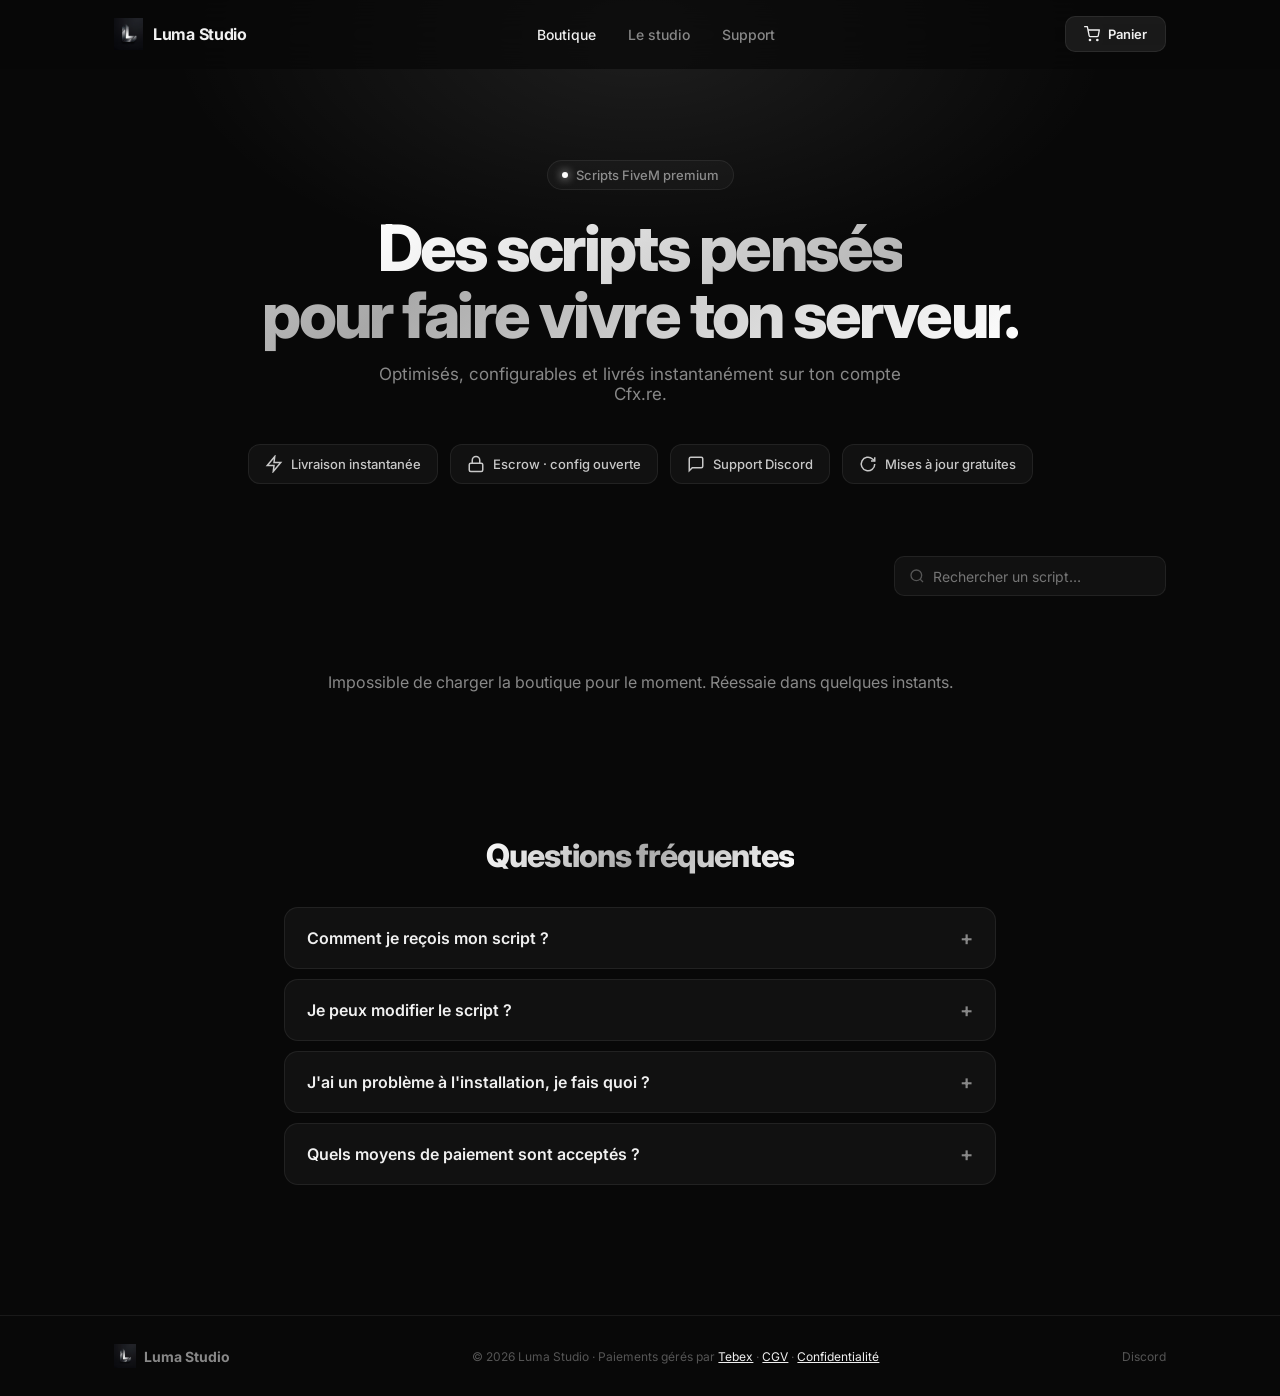
<file: index.html>
<!DOCTYPE html>
<html lang="fr">
<head>
  <meta charset="UTF-8" />
  <meta name="viewport" content="width=device-width, initial-scale=1.0" />
  <title>Boutique — Luma Studio</title>
  <meta name="description" content="Scripts FiveM premium par Luma Studio. Livraison instantanée via Cfx.re." />
  <link rel="stylesheet" href="style.css" />
  <link rel="stylesheet" href="store.css" />
  <link rel="preconnect" href="https://fonts.googleapis.com" />
  <link href="https://fonts.googleapis.com/css2?family=Inter:wght@300;400;500;600;700;800;900&display=swap" rel="stylesheet" />
  <script src="https://js.tebex.io/v/1.js"></script>
</head>
<body class="store-page">

  <!-- NAV -->
  <nav class="nav" id="nav">
    <div class="nav-inner">
      <a href="./" class="nav-logo">
        <img src="assets/logo.png" alt="Luma Studio" class="nav-logo-img logo-blend" />
        <span class="nav-logo-text">Luma Studio</span>
      </a>
      <ul class="nav-links">
        <li><a href="./" class="active">Boutique</a></li>
        <li><a href="studio/">Le studio</a></li>
        <li><a href="https://discord.gg/lumastudio" target="_blank">Support</a></li>
      </ul>
      <button class="btn btn-nav basket-btn" id="basketBtn" aria-label="Panier">
        <svg width="16" height="16" viewBox="0 0 24 24" fill="none" stroke="currentColor" stroke-width="2" stroke-linecap="round" stroke-linejoin="round"><circle cx="9" cy="21" r="1"/><circle cx="20" cy="21" r="1"/><path d="M1 1h4l2.7 13.4a2 2 0 0 0 2 1.6h9.7a2 2 0 0 0 2-1.6L23 6H6"/></svg>
        <span>Panier</span>
        <span class="basket-count" id="basketCount" hidden>0</span>
      </button>
    </div>
  </nav>

  <!-- HERO -->
  <header class="store-hero">
    <div class="store-hero-glow"></div>
    <div class="container">
      <span class="store-eyebrow"><span class="dot"></span> Scripts FiveM premium</span>
      <h1 class="store-title"><span class="gradient-text">Des scripts pensés<br>pour faire vivre ton serveur.</span></h1>
      <p class="store-sub">Optimisés, configurables et livrés instantanément sur ton compte Cfx.re.</p>
      <div class="store-perks">
        <div class="perk">
          <svg width="18" height="18" viewBox="0 0 24 24" fill="none" stroke="currentColor" stroke-width="2"><path d="M13 2 3 14h9l-1 8 10-12h-9l1-8z"/></svg>
          <span>Livraison instantanée</span>
        </div>
        <div class="perk">
          <svg width="18" height="18" viewBox="0 0 24 24" fill="none" stroke="currentColor" stroke-width="2"><rect x="3" y="11" width="18" height="11" rx="2"/><path d="M7 11V7a5 5 0 0 1 10 0v4"/></svg>
          <span>Escrow · config ouverte</span>
        </div>
        <div class="perk">
          <svg width="18" height="18" viewBox="0 0 24 24" fill="none" stroke="currentColor" stroke-width="2"><path d="M21 15a2 2 0 0 1-2 2H7l-4 4V5a2 2 0 0 1 2-2h14a2 2 0 0 1 2 2z"/></svg>
          <span>Support Discord</span>
        </div>
        <div class="perk">
          <svg width="18" height="18" viewBox="0 0 24 24" fill="none" stroke="currentColor" stroke-width="2"><path d="M21 12a9 9 0 1 1-3-6.7L21 8"/><path d="M21 3v5h-5"/></svg>
          <span>Mises à jour gratuites</span>
        </div>
      </div>
    </div>
  </header>

  <!-- CATALOGUE -->
  <main class="container store-main">
    <div class="store-toolbar">
      <div class="cat-pills" id="catPills"></div>
      <div class="store-search">
        <svg width="16" height="16" viewBox="0 0 24 24" fill="none" stroke="currentColor" stroke-width="2"><circle cx="11" cy="11" r="8"/><path d="m21 21-4.3-4.3"/></svg>
        <input type="search" id="searchInput" placeholder="Rechercher un script…" />
      </div>
    </div>

    <div class="product-grid" id="productGrid">
      <div class="product-card skeleton"></div>
      <div class="product-card skeleton"></div>
      <div class="product-card skeleton"></div>
    </div>
    <p class="store-empty" id="storeEmpty" hidden>Aucun script ne correspond à ta recherche.</p>
  </main>

  <!-- FAQ -->
  <section class="container store-faq">
    <h2 class="faq-title"><span class="gradient-text">Questions fréquentes</span></h2>
    <details class="faq-item">
      <summary>Comment je reçois mon script ?</summary>
      <p>Tu te connectes avec ton compte Cfx.re au moment de l'achat. Le script apparaît ensuite automatiquement dans ton portail <a href="https://portal.cfx.re/assets/granted-assets" target="_blank">portal.cfx.re</a>, dans "Granted Assets".</p>
    </details>
    <details class="faq-item">
      <summary>Je peux modifier le script ?</summary>
      <p>Les scripts sont protégés par l'Asset Escrow de Cfx.re. Le fichier de configuration reste ouvert : tu peux tout régler (textes, prix, positions, options…).</p>
    </details>
    <details class="faq-item">
      <summary>J'ai un problème à l'installation, je fais quoi ?</summary>
      <p>Chaque script est livré avec sa documentation. Si tu bloques, ouvre un ticket sur notre <a href="https://discord.gg/lumastudio" target="_blank">Discord</a>, on te répond rapidement.</p>
    </details>
    <details class="faq-item">
      <summary>Quels moyens de paiement sont acceptés ?</summary>
      <p>Carte bancaire, PayPal, Apple Pay, Google Pay et plus encore. Le paiement est sécurisé et géré par Tebex.</p>
    </details>
  </section>

  <!-- FOOTER -->
  <footer class="footer">
    <div class="container footer-inner">
      <div class="footer-left">
        <img src="assets/logo.png" alt="Luma Studio" class="footer-logo logo-blend" />
        <span class="footer-name">Luma Studio</span>
      </div>
      <p class="footer-copy">© 2026 Luma Studio · Paiements gérés par <a href="https://www.tebex.io" target="_blank">Tebex</a> · <a href="https://checkout.tebex.io/terms" target="_blank">CGV</a> · <a href="https://checkout.tebex.io/privacy" target="_blank">Confidentialité</a></p>
      <a href="https://discord.gg/lumastudio" target="_blank" class="footer-discord">Discord</a>
    </div>
  </footer>

  <!-- MODALE PRODUIT -->
  <div class="modal" id="productModal" hidden>
    <div class="modal-backdrop" data-close></div>
    <div class="modal-panel" role="dialog" aria-modal="true">
      <button class="modal-close" data-close aria-label="Fermer">&times;</button>
      <div class="modal-media" id="modalMedia"></div>
      <div class="modal-body">
        <span class="modal-cat" id="modalCat"></span>
        <h2 class="modal-title" id="modalTitle"></h2>
        <div class="modal-desc" id="modalDesc"></div>
      </div>
      <div class="modal-footer">
        <div class="modal-price" id="modalPrice"></div>
        <button class="btn btn-primary btn-large" id="modalBuy">Ajouter au panier</button>
      </div>
    </div>
  </div>

  <!-- PANIER -->
  <div class="drawer" id="basketDrawer" hidden>
    <div class="modal-backdrop" data-close></div>
    <aside class="drawer-panel">
      <div class="drawer-head">
        <h3>Ton panier</h3>
        <button class="modal-close" data-close aria-label="Fermer">&times;</button>
      </div>
      <p class="drawer-user" id="drawerUser" hidden></p>
      <div class="drawer-items" id="drawerItems"></div>
      <div class="drawer-foot">
        <div class="drawer-total"><span>Total</span><strong id="drawerTotal">0,00 €</strong></div>
        <button class="btn btn-primary btn-large" id="checkoutBtn" disabled>Payer</button>
        <p class="drawer-note">Paiement sécurisé par Tebex</p>
      </div>
    </aside>
  </div>

  <div class="toast" id="toast" hidden></div>

  <script src="store.js"></script>
</body>
</html>
</file>
<file: style.css>
/* ===== RESET & BASE ===== */
*, *::before, *::after { box-sizing: border-box; margin: 0; padding: 0; }

:root {
  --bg: #080808;
  --bg-2: #0f0f0f;
  --bg-card: #111111;
  --border: rgba(255,255,255,0.07);
  --border-hover: rgba(255,255,255,0.18);
  --text: #f0f0f0;
  --text-muted: #888;
  --text-dim: #555;
  --silver: #c8c8c8;
  --font: 'Inter', sans-serif;
}

html { scroll-behavior: smooth; }
body {
  font-family: var(--font);
  background: var(--bg);
  color: var(--text);
  overflow-x: hidden;
  -webkit-font-smoothing: antialiased;
}

/* ===== LOGO BLEND ===== */
.logo-blend { mix-blend-mode: screen; }

/* ===== UTILS ===== */
.container { width: 100%; max-width: 1100px; margin: 0 auto; padding: 0 24px; }

.gradient-text {
  background: linear-gradient(135deg, #fff 0%, #a8a8a8 50%, #fff 100%);
  -webkit-background-clip: text;
  -webkit-text-fill-color: transparent;
  background-clip: text;
}

/* ===== BUTTONS ===== */
.btn {
  display: inline-flex;
  align-items: center;
  gap: 8px;
  padding: 12px 24px;
  border-radius: 10px;
  font-family: var(--font);
  font-size: 14px;
  font-weight: 600;
  text-decoration: none;
  cursor: pointer;
  border: none;
  transition: all 0.2s ease;
  white-space: nowrap;
}
.btn-primary { background: #fff; color: #000; }
.btn-primary:hover { background: #e0e0e0; transform: translateY(-1px); box-shadow: 0 8px 32px rgba(255,255,255,0.15); }
.btn-ghost { background: transparent; color: var(--text-muted); border: 1px solid var(--border); }
.btn-ghost:hover { border-color: var(--border-hover); color: var(--text); transform: translateY(-1px); }
.btn-nav { background: rgba(255,255,255,0.08); color: var(--text); border: 1px solid var(--border); padding: 9px 18px; font-size: 13px; }
.btn-nav:hover { background: rgba(255,255,255,0.14); border-color: var(--border-hover); }
.btn-large { padding: 16px 36px; font-size: 16px; border-radius: 12px; }

/* ===== NAV ===== */
.nav {
  position: fixed; top: 0; left: 0; right: 0; z-index: 100;
  padding: 16px 0;
  background: rgba(8,8,8,0.7);
  backdrop-filter: blur(20px);
  -webkit-backdrop-filter: blur(20px);
  border-bottom: 1px solid transparent;
  transition: border-color 0.3s;
}
.nav.scrolled { border-bottom-color: var(--border); }
.nav-inner { max-width: 1100px; margin: 0 auto; padding: 0 24px; display: flex; align-items: center; justify-content: space-between; gap: 24px; }
.nav-logo { display: flex; align-items: center; gap: 10px; text-decoration: none; }
.nav-logo-img { height: 32px; width: auto; object-fit: contain; }
.nav-logo-text { font-size: 16px; font-weight: 700; color: var(--text); letter-spacing: -0.3px; }
.nav-links { display: flex; list-style: none; gap: 32px; }
.nav-links a { color: var(--text-muted); text-decoration: none; font-size: 14px; font-weight: 500; transition: color 0.2s; }
.nav-links a:hover { color: var(--text); }

/* ===== HERO ===== */
.hero {
  position: relative;
  min-height: 100vh;
  display: flex; align-items: center; justify-content: center;
  padding: 120px 24px 80px;
  overflow: hidden;
}
.hero-bg { position: absolute; inset: 0; pointer-events: none; }
.hero-grid {
  position: absolute; inset: 0;
  background-image: linear-gradient(rgba(255,255,255,0.03) 1px, transparent 1px), linear-gradient(90deg, rgba(255,255,255,0.03) 1px, transparent 1px);
  background-size: 60px 60px;
  mask-image: radial-gradient(ellipse 80% 80% at 50% 50%, black 30%, transparent 100%);
}
.hero-glow {
  position: absolute; top: 20%; left: 50%; transform: translateX(-50%);
  width: 600px; height: 600px;
  background: radial-gradient(circle, rgba(180,180,180,0.06) 0%, transparent 70%);
  border-radius: 50%;
}
.hero-content { position: relative; z-index: 2; max-width: 720px; text-align: center; }
.hero-logo-float { position: absolute; right: 8%; top: 50%; transform: translateY(-50%); z-index: 1; opacity: 0.12; pointer-events: none; }
.hero-logo-img { height: 340px; width: auto; }

.hero-badge {
  display: inline-flex; align-items: center; gap: 8px;
  background: rgba(255,255,255,0.06); border: 1px solid var(--border);
  border-radius: 100px; padding: 6px 16px;
  font-size: 12px; font-weight: 500; color: var(--text-muted);
  margin-bottom: 28px; letter-spacing: 0.3px;
}
.hero-badge-dot { width: 6px; height: 6px; border-radius: 50%; background: #4ade80; box-shadow: 0 0 8px #4ade80; animation: pulse 2s infinite; }
@keyframes pulse { 0%, 100% { opacity: 1; } 50% { opacity: 0.4; } }

.hero-title { font-size: clamp(42px, 6vw, 76px); font-weight: 800; line-height: 1.1; letter-spacing: -2px; margin-bottom: 24px; }
.hero-subtitle { font-size: 18px; color: var(--text-muted); line-height: 1.7; margin-bottom: 40px; max-width: 560px; margin-left: auto; margin-right: auto; }
.hero-actions { display: flex; align-items: center; justify-content: center; gap: 12px; margin-bottom: 60px; flex-wrap: wrap; }

.hero-stats { display: flex; align-items: center; justify-content: center; gap: 32px; flex-wrap: wrap; }
.stat { display: flex; flex-direction: column; align-items: center; gap: 4px; }
.stat-num { font-size: 28px; font-weight: 800; letter-spacing: -1px; }
.stat-label { font-size: 12px; color: var(--text-dim); font-weight: 500; }
.stat-divider { width: 1px; height: 40px; background: var(--border); }

/* ===== SECTION HEADER ===== */
.section-header { text-align: center; margin-bottom: 60px; }
.section-tag { font-size: 12px; font-weight: 600; letter-spacing: 2px; text-transform: uppercase; color: var(--text-dim); margin-bottom: 12px; }
.section-title { font-size: clamp(32px, 4vw, 48px); font-weight: 800; letter-spacing: -1.5px; margin-bottom: 16px; }
.section-desc { font-size: 16px; color: var(--text-muted); max-width: 480px; margin: 0 auto; line-height: 1.6; }

/* ===== SERVICES ===== */
.services { padding: 100px 0; }

.services-grid { display: grid; grid-template-columns: repeat(3, 1fr); gap: 20px; }

.service-card {
  position: relative;
  background: var(--bg-card); border: 1px solid var(--border);
  border-radius: 20px; padding: 32px 28px;
  opacity: 0; transform: translateY(24px);
  transition: opacity 0.5s ease, transform 0.5s ease, border-color 0.3s, box-shadow 0.3s;
}
.service-card.visible { opacity: 1; transform: translateY(0); }
.service-card:hover { border-color: var(--border-hover); transform: translateY(-4px); box-shadow: 0 20px 60px rgba(0,0,0,0.4); }
.service-card.featured { border-color: rgba(255,255,255,0.2); background: linear-gradient(160deg, #161616 0%, #0f0f0f 100%); box-shadow: 0 0 0 1px rgba(255,255,255,0.08), 0 20px 60px rgba(0,0,0,0.5); }
.service-card.featured:hover { border-color: rgba(255,255,255,0.35); box-shadow: 0 0 0 1px rgba(255,255,255,0.18), 0 24px 80px rgba(0,0,0,0.6); }

.service-featured-badge { position: absolute; top: -12px; left: 28px; background: #fff; color: #000; font-size: 11px; font-weight: 700; padding: 4px 12px; border-radius: 100px; letter-spacing: 0.5px; text-transform: uppercase; }

.service-icon-wrap { width: 44px; height: 44px; background: rgba(255,255,255,0.06); border: 1px solid var(--border); border-radius: 12px; display: flex; align-items: center; justify-content: center; margin-bottom: 20px; }
.service-icon-fivem { background: rgba(255,100,0,0.08); border-color: rgba(255,100,0,0.2); }
.service-icon { width: 22px; height: 22px; color: var(--silver); }

.service-title { font-size: 17px; font-weight: 700; margin-bottom: 20px; letter-spacing: -0.3px; }

.service-list { list-style: none; display: flex; flex-direction: column; gap: 14px; }
.service-list li { display: flex; align-items: flex-start; gap: 10px; }

/* SVG icons */
.svc-icon {
  width: 30px; height: 30px; flex-shrink: 0;
  display: flex; align-items: center; justify-content: center;
  background: rgba(255,255,255,0.05); border: 1px solid var(--border);
  border-radius: 8px; margin-top: 1px;
}
.svc-icon svg { width: 14px; height: 14px; color: var(--silver); }
.svc-icon-fivem { background: rgba(255,100,0,0.07); border-color: rgba(255,100,0,0.18); }
.svc-icon-fivem svg { color: #ff8844; }

.service-list li strong { display: block; font-size: 13px; font-weight: 600; color: var(--text); margin-bottom: 2px; }
.service-list li p { font-size: 12px; color: var(--text-muted); line-height: 1.5; }

/* ===== FOUNDER ===== */
.founder { padding: 100px 0; background: var(--bg-2); border-top: 1px solid var(--border); border-bottom: 1px solid var(--border); }

.founder-cards { display: grid; grid-template-columns: 1fr 1fr; gap: 24px; align-items: start; }

.founder-card {
  display: flex; flex-direction: column; gap: 20px;
  background: var(--bg-card); border: 1px solid var(--border);
  border-radius: 20px; padding: 32px;
  opacity: 0; transform: translateY(20px);
  transition: opacity 0.5s ease, transform 0.5s ease, border-color 0.3s;
}
.founder-card.visible { opacity: 1; transform: translateY(0); }
.founder-card:hover { border-color: var(--border-hover); }

.founder-avatar-ring { width: 72px; height: 72px; border-radius: 50%; padding: 2px; background: linear-gradient(135deg, #fff 0%, #444 100%); }
.founder-avatar { width: 100%; height: 100%; border-radius: 50%; background: #1a1a1a; display: flex; align-items: center; justify-content: center; }
.founder-avatar-initials { font-size: 26px; font-weight: 800; color: var(--text); }

.founder-name-row { display: flex; align-items: center; gap: 10px; margin-bottom: 4px; }
.founder-name { font-size: 20px; font-weight: 800; letter-spacing: -0.5px; }
.founder-badge { background: rgba(255,255,255,0.08); border: 1px solid var(--border); color: var(--text-muted); font-size: 10px; font-weight: 600; padding: 3px 10px; border-radius: 100px; text-transform: uppercase; letter-spacing: 0.5px; }
.founder-role { font-size: 12px; color: var(--text-dim); margin-bottom: 12px; font-weight: 500; }
.founder-bio { font-size: 13px; color: var(--text-muted); line-height: 1.7; margin-bottom: 16px; }
.founder-tags { display: flex; flex-wrap: wrap; gap: 6px; }
.tag { background: rgba(255,255,255,0.05); border: 1px solid var(--border); color: var(--text-muted); font-size: 11px; font-weight: 600; padding: 3px 9px; border-radius: 6px; }

/* ===== DISCORD CARD ===== */
.dc-card-wrap {
  opacity: 0; transform: translateY(20px);
  transition: opacity 0.5s ease 0.15s, transform 0.5s ease 0.15s;
}
.dc-card-wrap.visible { opacity: 1; transform: translateY(0); }

.dc-card {
  background: #1e1f22;
  border: 1px solid rgba(255,255,255,0.06);
  border-radius: 16px; overflow: hidden;
  min-height: 200px;
  box-shadow: 0 8px 40px rgba(0,0,0,0.5);
}

.dc-card-loading {
  display: flex; flex-direction: column; align-items: center; justify-content: center;
  gap: 12px; padding: 60px 24px; color: var(--text-dim); font-size: 13px;
}
.dc-spinner {
  width: 24px; height: 24px; border: 2px solid var(--border);
  border-top-color: var(--silver); border-radius: 50%;
  animation: spin 0.8s linear infinite;
}
@keyframes spin { to { transform: rotate(360deg); } }

.dc-banner {
  height: 120px; width: 100%;
  background: linear-gradient(135deg, #2c2f33 0%, #23272a 100%);
  position: relative; flex-shrink: 0;
}

.dc-body { padding: 0 16px 16px; background: #1e1f22; }

.dc-top-row {
  display: flex; align-items: flex-end; justify-content: space-between;
  margin-top: -40px; margin-bottom: 10px;
}

.dc-avatar-wrap { position: relative; width: 80px; height: 80px; }
.dc-avatar {
  width: 80px; height: 80px; border-radius: 50%;
  border: 6px solid #1e1f22; object-fit: cover;
  background: #2b2d31;
}
.dc-status-ring {
  position: absolute; bottom: 4px; right: 4px;
  width: 20px; height: 20px; border-radius: 50%;
  background: #1e1f22; display: flex; align-items: center; justify-content: center;
}
.dc-status-dot {
  width: 12px; height: 12px; border-radius: 50%;
  background: #555; transition: background 0.3s;
}
.dc-status-dot.online { background: #23a55a; box-shadow: 0 0 8px #23a55a88; }
.dc-status-dot.idle { background: #f0b232; box-shadow: 0 0 8px #f0b23288; }
.dc-status-dot.dnd { background: #f23f43; box-shadow: 0 0 8px #f23f4388; }
.dc-status-dot.offline { background: #80848e; }

.dc-live-badge {
  display: flex; align-items: center; gap: 5px;
  background: rgba(0,0,0,0.3); border: 1px solid rgba(255,255,255,0.08);
  border-radius: 100px; padding: 5px 12px;
  font-size: 10px; font-weight: 700; color: #b5bac1;
  letter-spacing: 0.5px; text-transform: uppercase;
}
.dc-live-dot { width: 5px; height: 5px; border-radius: 50%; background: #f23f43; box-shadow: 0 0 5px #f23f43; animation: pulse 1.5s infinite; }

.dc-user-info { margin-bottom: 12px; }
.dc-username { font-size: 18px; font-weight: 800; color: #f2f3f5; letter-spacing: -0.3px; margin-bottom: 1px; }
.dc-custom-status { font-size: 13px; color: #b5bac1; min-height: 16px; }

.dc-divider { height: 1px; background: rgba(255,255,255,0.06); margin: 12px 0; }

.dc-section-label {
  font-size: 11px; font-weight: 700; letter-spacing: 0.8px;
  text-transform: uppercase; color: #b5bac1;
  margin-bottom: 8px; display: flex; align-items: center; gap: 5px;
}

/* Spotify */
.dc-spotify-inner { display: flex; align-items: center; gap: 10px; }
.dc-spotify-art { width: 48px; height: 48px; border-radius: 6px; object-fit: cover; flex-shrink: 0; }
.dc-spotify-song { font-size: 13px; font-weight: 600; color: #f2f3f5; line-height: 1.3; }
.dc-spotify-artist { font-size: 11px; color: #b5bac1; margin-top: 2px; }
.dc-spotify-album { font-size: 10px; color: #80848e; margin-top: 1px; }

/* Activity */
.dc-activity-inner { display: flex; align-items: flex-start; gap: 10px; }
.dc-activity-img { width: 48px; height: 48px; border-radius: 8px; object-fit: cover; flex-shrink: 0; }
.dc-activity-icon { width: 48px; height: 48px; border-radius: 8px; background: #2b2d31; flex-shrink: 0; display: flex; align-items: center; justify-content: center; font-size: 24px; }
.dc-game-name { font-weight: 700; color: #f2f3f5; font-size: 13px; }
.dc-game-details { font-size: 11px; color: #b5bac1; margin-top: 3px; }
.dc-game-state { font-size: 11px; color: #80848e; margin-top: 2px; }

/* Avatar decoration overlay */
.dc-avatar-deco { position: absolute; inset: -8px; width: calc(100% + 16px); height: calc(100% + 16px); pointer-events: none; z-index: 2; }

/* Username row + guild tag */
.dc-username-row { display: flex; align-items: center; gap: 6px; flex-wrap: wrap; margin-bottom: 2px; }
.dc-handle { font-size: 11px; color: #80848e; margin-bottom: 4px; }
.dc-guild-tag {
  display: inline-flex; align-items: center; gap: 4px;
  background: #2b2d31; border: 1px solid rgba(255,255,255,0.08);
  border-radius: 4px; padding: 1px 6px;
  font-size: 11px; font-weight: 700; color: #b5bac1;
}
.dc-guild-icon { width: 12px; height: 12px; border-radius: 2px; }

.dc-status-label-row { margin-top: 4px; }
.dc-status-label { font-size: 11px; font-weight: 600; color: #80848e; }

/* ===== CTA ===== */
.cta { position: relative; padding: 120px 24px; text-align: center; overflow: hidden; }
.cta-glow { position: absolute; bottom: 0; left: 50%; transform: translateX(-50%); width: 700px; height: 300px; background: radial-gradient(ellipse, rgba(200,200,200,0.05) 0%, transparent 70%); pointer-events: none; }
.cta-inner { position: relative; z-index: 2; display: flex; flex-direction: column; align-items: center; gap: 20px; }
.cta-logo { height: 64px; width: auto; margin-bottom: 8px; }
.cta-title { font-size: clamp(36px, 5vw, 60px); font-weight: 800; letter-spacing: -2px; line-height: 1.1; }
.cta-desc { font-size: 16px; color: var(--text-muted); max-width: 420px; line-height: 1.7; }

/* ===== FOOTER ===== */
.footer { padding: 28px 0; border-top: 1px solid var(--border); }
.footer-inner { display: flex; align-items: center; justify-content: space-between; flex-wrap: wrap; gap: 16px; }
.footer-left { display: flex; align-items: center; gap: 8px; }
.footer-logo { height: 24px; width: auto; opacity: 0.9; }
.footer-name { font-size: 14px; font-weight: 700; color: var(--text-muted); }
.footer-copy { font-size: 12px; color: var(--text-dim); }
.footer-discord { display: flex; align-items: center; gap: 6px; font-size: 12px; color: var(--text-dim); text-decoration: none; transition: color 0.2s; }
.footer-discord:hover { color: var(--text-muted); }

/* ===== SCROLL REVEAL ===== */
[data-reveal] {
  opacity: 0; transform: translateY(20px);
  transition: opacity 0.5s ease, transform 0.5s ease;
}
[data-reveal].visible { opacity: 1; transform: translateY(0); }

/* ===== RESPONSIVE ===== */
@media (max-width: 960px) {
  .founder-cards { grid-template-columns: 1fr; max-width: 520px; margin: 0 auto; }
}
@media (max-width: 900px) {
  .services-grid { grid-template-columns: 1fr; max-width: 520px; margin: 0 auto; }
  .hero-logo-float { display: none; }
  .nav-links { display: none; }
}
@media (max-width: 640px) {
  .hero-stats { gap: 16px; }
  .stat-divider { display: none; }
}
</file>
<file: store.css>
/* ===== BOUTIQUE ===== */
.nav-links a.active { color: var(--text); }
.basket-btn { position: relative; }
.basket-count {
  min-width: 18px; height: 18px; padding: 0 5px;
  border-radius: 999px; background: #fff; color: #000;
  font-size: 11px; font-weight: 800;
  display: inline-flex; align-items: center; justify-content: center;
}
.basket-count[hidden] { display: none; }

/* ===== HERO ===== */
.store-hero {
  position: relative; overflow: hidden;
  padding: 160px 0 72px; text-align: center;
}
.store-hero-glow {
  position: absolute; inset: -40% 10% auto; height: 520px;
  background: radial-gradient(ellipse at center, rgba(255,255,255,0.09), transparent 65%);
  pointer-events: none;
}
.store-eyebrow {
  display: inline-flex; align-items: center; gap: 8px;
  padding: 6px 14px; border-radius: 999px;
  border: 1px solid var(--border); background: rgba(255,255,255,0.03);
  color: var(--text-muted); font-size: 13px; font-weight: 500;
}
.store-eyebrow .dot {
  width: 6px; height: 6px; border-radius: 50%; background: #fff;
  box-shadow: 0 0 10px #fff; animation: pulse 2s ease-in-out infinite;
}
@keyframes pulse { 50% { opacity: .35; } }
.store-title {
  margin: 24px auto 16px; max-width: 820px;
  font-size: clamp(36px, 6vw, 64px); font-weight: 800;
  line-height: 1.05; letter-spacing: -0.04em;
}
.store-sub { color: var(--text-muted); font-size: 17px; max-width: 560px; margin: 0 auto; }
.store-perks {
  display: flex; flex-wrap: wrap; justify-content: center; gap: 12px;
  margin-top: 40px;
}
.perk {
  display: flex; align-items: center; gap: 8px;
  padding: 10px 16px; border-radius: 12px;
  background: var(--bg-card); border: 1px solid var(--border);
  color: var(--silver); font-size: 13px; font-weight: 500;
}

/* ===== TOOLBAR ===== */
.store-main { padding-bottom: 96px; }
.store-toolbar {
  display: flex; flex-wrap: wrap; align-items: center; justify-content: space-between;
  gap: 16px; margin-bottom: 28px;
}
.cat-pills { display: flex; flex-wrap: wrap; gap: 8px; }
.cat-pill {
  padding: 9px 18px; border-radius: 999px;
  background: var(--bg-card); border: 1px solid var(--border);
  color: var(--text-muted); font: 500 13px var(--font);
  cursor: pointer; transition: all .2s ease;
}
.cat-pill:hover { color: var(--text); border-color: var(--border-hover); }
.cat-pill.active { background: #fff; color: #000; border-color: #fff; font-weight: 600; }
.store-search {
  display: flex; align-items: center; gap: 8px;
  padding: 0 14px; height: 40px; min-width: 240px;
  border-radius: 10px; background: var(--bg-card); border: 1px solid var(--border);
  color: var(--text-dim); transition: border-color .2s;
}
.store-search:focus-within { border-color: var(--border-hover); }
.store-search input {
  flex: 1; background: none; border: none; outline: none;
  color: var(--text); font: 14px var(--font);
}

/* ===== GRILLE PRODUITS ===== */
.product-grid {
  display: grid; gap: 20px;
  grid-template-columns: repeat(auto-fill, minmax(300px, 1fr));
}
.product-card {
  position: relative; display: flex; flex-direction: column;
  background: var(--bg-card); border: 1px solid var(--border);
  border-radius: 18px; overflow: hidden; cursor: pointer;
  transition: transform .3s ease, border-color .3s ease, box-shadow .3s ease;
}
.product-card::before {
  content: ""; position: absolute; inset: 0; border-radius: inherit; pointer-events: none;
  background: radial-gradient(400px circle at var(--mx, 50%) var(--my, 0%), rgba(255,255,255,0.07), transparent 40%);
  opacity: 0; transition: opacity .3s; z-index: 1;
}
.product-card:hover {
  transform: translateY(-6px);
  border-color: var(--border-hover);
  box-shadow: 0 24px 60px rgba(0,0,0,.6);
}
.product-card:hover::before { opacity: 1; }
.product-media { position: relative; aspect-ratio: 16 / 9; overflow: hidden; background: #0c0c0c; }
.product-media img {
  width: 100%; height: 100%; object-fit: cover; display: block;
  transition: transform .5s ease;
}
.product-card:hover .product-media img { transform: scale(1.06); }
.product-media::after {
  content: ""; position: absolute; inset: auto 0 0; height: 50%;
  background: linear-gradient(0deg, var(--bg-card), transparent);
}
.product-badge {
  position: absolute; top: 12px; left: 12px; z-index: 2;
  padding: 5px 10px; border-radius: 8px;
  background: rgba(8,8,8,.75); border: 1px solid rgba(255,255,255,.12);
  color: #fff; font-size: 11px; font-weight: 700; letter-spacing: .04em; text-transform: uppercase;
}
.product-badge.sale { background: #fff; color: #000; }
.product-badge.video { left: auto; right: 12px; display: inline-flex; align-items: center; gap: 5px; }
.luma-icon { width: 1.25em; height: 1.25em; vertical-align: -0.28em; margin-right: 2px; filter: drop-shadow(0 0 6px rgba(255,255,255,.35)); }

/* bouton lecture vidéo */
.play-btn {
  position: absolute; inset: 0; z-index: 2; width: 100%;
  display: flex; flex-direction: column; align-items: center; justify-content: center; gap: 14px;
  background: radial-gradient(circle at center, rgba(0,0,0,.25), rgba(0,0,0,.55));
  border: none; cursor: pointer; color: #fff;
  font: 600 14px var(--font); letter-spacing: .02em;
  transition: background .3s;
}
.play-btn span {
  width: 76px; height: 76px; border-radius: 50%;
  display: flex; align-items: center; justify-content: center; padding-left: 4px;
  background: #fff; color: #080808;
  box-shadow: 0 0 0 10px rgba(255,255,255,.12), 0 12px 40px rgba(0,0,0,.6);
  transition: transform .25s ease, box-shadow .25s ease;
}
.play-btn:hover { background: radial-gradient(circle at center, rgba(0,0,0,.1), rgba(0,0,0,.45)); }
.play-btn:hover span { transform: scale(1.08); box-shadow: 0 0 0 16px rgba(255,255,255,.1), 0 12px 40px rgba(0,0,0,.6); }
.product-body { position: relative; z-index: 2; padding: 4px 22px 22px; display: flex; flex-direction: column; gap: 8px; flex: 1; }
.product-cat { color: var(--text-dim); font-size: 12px; font-weight: 600; text-transform: uppercase; letter-spacing: .08em; }
.product-name { font-size: 20px; font-weight: 700; letter-spacing: -0.02em; }
.product-excerpt {
  color: var(--text-muted); font-size: 14px; line-height: 1.55;
  display: -webkit-box; -webkit-line-clamp: 2; -webkit-box-orient: vertical; overflow: hidden;
}
.product-foot { margin-top: auto; padding-top: 14px; display: flex; align-items: center; justify-content: space-between; gap: 12px; }
.product-price { font-size: 22px; font-weight: 800; letter-spacing: -0.02em; }
.product-price s { color: var(--text-dim); font-size: 14px; font-weight: 500; margin-right: 6px; }
.product-card .btn { padding: 10px 18px; }

.product-card.skeleton { min-height: 360px; cursor: default; }
.product-card.skeleton::after {
  content: ""; position: absolute; inset: 0;
  background: linear-gradient(90deg, transparent, rgba(255,255,255,.04), transparent);
  animation: shimmer 1.4s infinite;
}
@keyframes shimmer { from { transform: translateX(-100%); } to { transform: translateX(100%); } }
.product-card.soon { cursor: default; border-style: dashed; }
.product-card.soon:hover { transform: none; box-shadow: none; }
.soon-inner {
  flex: 1; min-height: 360px; display: flex; flex-direction: column;
  align-items: center; justify-content: center; gap: 8px; text-align: center; padding: 24px;
  color: var(--text-dim);
}
.soon-inner strong { color: var(--text-muted); font-size: 16px; }
.store-empty { text-align: center; color: var(--text-muted); padding: 48px 0; }

/* ===== FAQ ===== */
.store-faq { max-width: 760px; padding-bottom: 120px; }
.faq-title { font-size: 32px; font-weight: 800; letter-spacing: -0.03em; text-align: center; margin-bottom: 32px; }
.faq-item {
  border: 1px solid var(--border); border-radius: 14px; background: var(--bg-card);
  margin-bottom: 10px; transition: border-color .2s;
}
.faq-item[open] { border-color: var(--border-hover); }
.faq-item summary {
  list-style: none; cursor: pointer; padding: 18px 22px;
  font-weight: 600; display: flex; justify-content: space-between; align-items: center; gap: 16px;
}
.faq-item summary::-webkit-details-marker { display: none; }
.faq-item summary::after { content: "+"; font-size: 20px; color: var(--text-muted); transition: transform .2s; }
.faq-item[open] summary::after { transform: rotate(45deg); }
.faq-item p { padding: 0 22px 20px; color: var(--text-muted); line-height: 1.65; font-size: 15px; }
.faq-item a, .footer-copy a { color: var(--text); }

/* ===== MODALE ===== */
.modal, .drawer { position: fixed; inset: 0; z-index: 200; }
.modal[hidden], .drawer[hidden], .toast[hidden] { display: none; }
.modal-backdrop {
  position: absolute; inset: 0; background: rgba(0,0,0,.75);
  backdrop-filter: blur(6px); -webkit-backdrop-filter: blur(6px);
  animation: fade .2s ease;
}
@keyframes fade { from { opacity: 0; } }
.modal-panel {
  position: relative; margin: 6vh auto; width: min(1040px, calc(100% - 32px));
  height: min(620px, 88vh);
  display: grid; grid-template-columns: 1fr 1fr; grid-template-rows: 1fr auto;
  background: #0d0d0d; border: 1px solid var(--border); border-radius: 22px; overflow: hidden;
  box-shadow: 0 40px 120px rgba(0,0,0,.8);
  animation: pop .25s cubic-bezier(.2,.9,.3,1.2);
}
@keyframes pop { from { opacity: 0; transform: translateY(20px) scale(.97); } }
.modal-close {
  position: absolute; top: 14px; right: 14px; z-index: 3;
  width: 36px; height: 36px; border-radius: 10px;
  background: rgba(8,8,8,.7); border: 1px solid var(--border);
  color: var(--text); font-size: 22px; line-height: 1; cursor: pointer;
}
.modal-close:hover { border-color: var(--border-hover); }
.modal-media { grid-row: 1 / 3; position: relative; background: #000; overflow: hidden; }
.modal-media img, .modal-media iframe { position: absolute; inset: 0; width: 100%; height: 100%; object-fit: cover; border: 0; }
.modal-body { overflow-y: auto; }
.modal-body { padding: 28px 32px 8px; }
.modal-cat { color: var(--text-dim); font-size: 12px; font-weight: 600; text-transform: uppercase; letter-spacing: .08em; }
.modal-title { font-size: 32px; font-weight: 800; letter-spacing: -0.03em; margin: 6px 0 16px; }
.modal-desc { color: var(--text-muted); line-height: 1.7; font-size: 15px; }
.modal-desc h1, .modal-desc h2, .modal-desc h3 { color: var(--text); margin: 20px 0 8px; font-size: 18px; }
.modal-desc p { margin-bottom: 10px; }
.modal-desc ul { padding-left: 20px; margin-bottom: 10px; }
.modal-desc li { margin-bottom: 6px; }
.modal-desc li p { margin: 0; }
.modal-desc h1 { font-size: 15px; letter-spacing: .06em; margin-top: 0; }
.modal-desc hr { border: none; border-top: 1px solid var(--border); margin: 18px 0; }
.modal-desc strong { color: var(--text); }
.modal-desc a { color: var(--text); }
.modal-desc img { max-width: 100%; border-radius: 12px; }
.modal-footer {
  display: flex; align-items: center; justify-content: space-between; gap: 16px;
  padding: 18px 32px; background: rgba(13,13,13,.95); border-top: 1px solid var(--border);
}
.modal-price { font-size: 28px; font-weight: 800; letter-spacing: -0.02em; }
.modal-price s { color: var(--text-dim); font-size: 16px; font-weight: 500; margin-right: 8px; }

/* ===== PANIER ===== */
.drawer-panel {
  position: absolute; top: 0; right: 0; bottom: 0; width: min(420px, 100%);
  display: flex; flex-direction: column;
  background: #0d0d0d; border-left: 1px solid var(--border);
  animation: slide .3s cubic-bezier(.2,.9,.3,1);
}
@keyframes slide { from { transform: translateX(100%); } }
.drawer-head { display: flex; align-items: center; justify-content: space-between; padding: 22px 24px; border-bottom: 1px solid var(--border); }
.drawer-head h3 { font-size: 18px; font-weight: 700; }
.drawer-head .modal-close { position: static; }
.drawer-user { padding: 12px 24px; font-size: 13px; color: var(--text-muted); border-bottom: 1px solid var(--border); }
.drawer-user strong { color: var(--text); }
.drawer-items { flex: 1; overflow-y: auto; padding: 16px 24px; display: flex; flex-direction: column; gap: 12px; }
.drawer-empty { color: var(--text-dim); text-align: center; margin-top: 40px; }
.drawer-item {
  display: flex; align-items: center; gap: 14px;
  padding: 12px; border-radius: 14px; background: var(--bg-card); border: 1px solid var(--border);
}
.drawer-item img { width: 72px; aspect-ratio: 16/9; object-fit: cover; border-radius: 8px; }
.drawer-item-info { flex: 1; min-width: 0; }
.drawer-item-info strong { display: block; font-size: 14px; white-space: nowrap; overflow: hidden; text-overflow: ellipsis; }
.drawer-item-info span { color: var(--text-muted); font-size: 13px; }
.drawer-remove { background: none; border: none; color: var(--text-dim); cursor: pointer; font-size: 18px; padding: 4px 8px; }
.drawer-remove:hover { color: #fff; }
.drawer-foot { padding: 20px 24px 24px; border-top: 1px solid var(--border); display: flex; flex-direction: column; gap: 12px; }
.drawer-total { display: flex; justify-content: space-between; align-items: baseline; font-size: 15px; color: var(--text-muted); }
.drawer-total strong { font-size: 24px; color: var(--text); }
.drawer-foot .btn { justify-content: center; width: 100%; }
.btn:disabled { opacity: .4; cursor: not-allowed; transform: none !important; box-shadow: none !important; }
.drawer-note { text-align: center; font-size: 12px; color: var(--text-dim); }

/* ===== TOAST ===== */
.toast {
  position: fixed; bottom: 24px; left: 50%; transform: translateX(-50%); z-index: 300;
  padding: 12px 20px; border-radius: 12px;
  background: #fff; color: #000; font-weight: 600; font-size: 14px;
  box-shadow: 0 12px 40px rgba(0,0,0,.5);
  animation: toastIn .3s ease;
}
@keyframes toastIn { from { opacity: 0; transform: translate(-50%, 12px); } }

/* ===== MOBILE ===== */
@media (max-width: 720px) {
  .store-hero { padding: 120px 0 48px; }
  .store-search { width: 100%; min-width: 0; }
  .product-grid { grid-template-columns: 1fr; }
  .modal-panel { grid-template-columns: 1fr; grid-template-rows: auto 1fr auto; height: 90vh; margin: 5vh auto; }
  .modal-media { grid-row: auto; aspect-ratio: 16 / 9; }
  .modal-body { padding: 22px 20px 4px; }
  .modal-footer { padding: 16px 20px; }
  .modal-title { font-size: 26px; }
  .basket-btn span:not(.basket-count) { display: none; }
}
</file>
